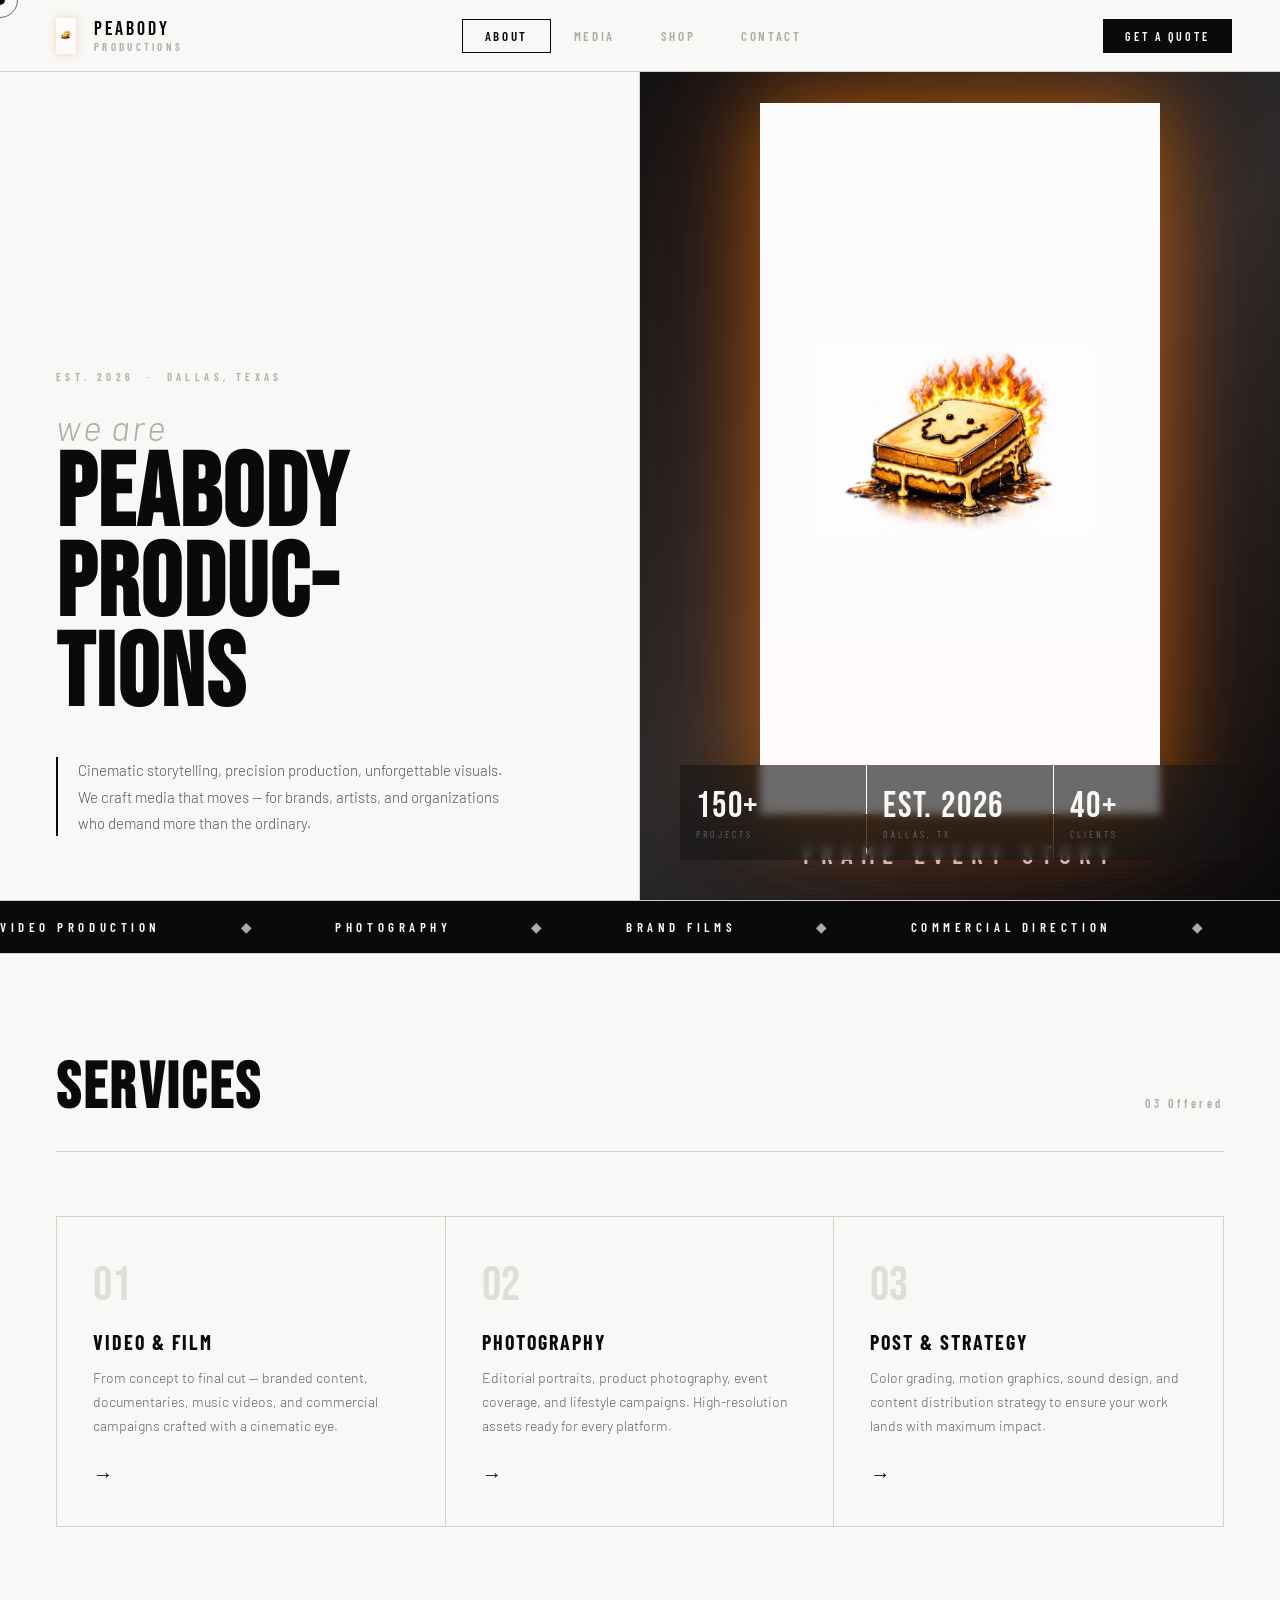
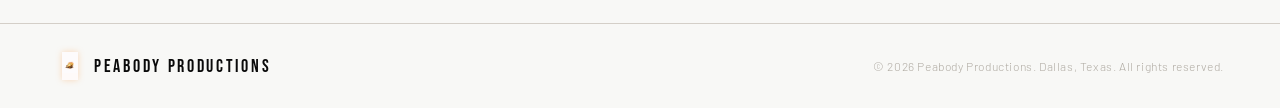
<file: index.html>
<!DOCTYPE html>
<html lang="en">
<head>
  <meta charset="UTF-8" />
  <meta name="viewport" content="width=device-width, initial-scale=1.0"/>
  <meta name="description" content="Peabody Productions — Cinematic storytelling, precision production, unforgettable visuals. Based in Dallas, Texas.">
  <meta name="author" content="Peabody Productions">

  <!-- Open Graph -->
  <meta property="og:title" content="Peabody Productions">
  <meta property="og:description" content="Cinematic storytelling, precision production, unforgettable visuals.">
  <meta property="og:image" content="assets/logo.jpg">
  <meta property="og:type" content="website">

  <title>Peabody Productions</title>

  <!-- Fonts -->
  <link rel="preconnect" href="https://fonts.googleapis.com">
  <link rel="preconnect" href="https://fonts.gstatic.com" crossorigin>
  <link href="https://fonts.googleapis.com/css2?family=Bebas+Neue&family=Barlow:ital,wght@0,300;0,400;0,600;0,700;1,300&family=Barlow+Condensed:wght@400;600;700&display=swap" rel="stylesheet">

  <!-- Stylesheets -->
  <link rel="stylesheet" href="css/style.css">
  <link rel="stylesheet" href="css/about.css">
  <link rel="stylesheet" href="css/media.css">
  <link rel="stylesheet" href="css/shop.css">
  <link rel="stylesheet" href="css/contact.css">
</head>
<body>

  <!-- CUSTOM CURSOR -->
  <div class="cursor" id="cursor"></div>
  <div class="cursor-ring" id="cursorRing"></div>

  <!-- ── NAVIGATION ── -->
  <nav>
    <a href="#about" class="nav-logo" data-page="about" onclick="return false;">
      <img src="assets/logo.jpg" alt="Peabody Productions" class="nav-logo-icon">
      <span class="nav-logo-text">PEABODY<em>PRODUCTIONS</em></span>
    </a>

    <ul class="nav-tabs">
      <li><a href="#about"   id="tab-about"   data-page="about">About</a></li>
      <li><a href="#media"   id="tab-media"   data-page="media">Media</a></li>
      <li><a href="#shop"    id="tab-shop"    data-page="shop">Shop</a></li>
      <li><a href="#contact" id="tab-contact" data-page="contact">Contact</a></li>
    </ul>

    <a href="#contact" class="nav-cta" data-page="contact" id="nav-cta-btn">Get a Quote</a>
  </nav>

  <!-- ── PAGE CONTAINER ── -->
  <main id="app">

    <!-- ABOUT -->
    <section id="page-about" class="page">
      <div class="hero">
        <div class="hero-left fade-in">
          <div class="hero-eyebrow">Est. 2026 &nbsp;·&nbsp; Dallas, Texas</div>
          <h1 class="hero-title">
            <em>we are</em>
            PEABODY<br>PRODUC-<br>TIONS
          </h1>
          <p class="hero-body">
            Cinematic storytelling, precision production, unforgettable visuals. We craft media that moves — for brands, artists, and organizations who demand more than the ordinary.
          </p>
        </div>
        <div class="hero-right">
          <div class="hero-right-bg">
            <div class="hero-big-letter">P</div>
            <div class="hero-logo-wrap">
              <img src="assets/logo.jpg" alt="Peabody Productions" class="hero-logo-img">
              <div class="hero-tagline">Frame Every&nbsp;Story</div>
            </div>
          </div>
          <div class="hero-stats">
            <div class="stat">
              <div class="stat-num">150+</div>
              <div class="stat-label">Projects</div>
            </div>
            <div class="stat">
              <div class="stat-num">Est. 2026</div>
              <div class="stat-label">Dallas, TX</div>
            </div>
            <div class="stat">
              <div class="stat-num">40+</div>
              <div class="stat-label">Clients</div>
            </div>
          </div>
        </div>
      </div>

      <div class="manifesto">
        <div class="manifesto-inner">
          <span>Video Production</span><span class="dot">◆</span>
          <span>Photography</span><span class="dot">◆</span>
          <span>Brand Films</span><span class="dot">◆</span>
          <span>Commercial Direction</span><span class="dot">◆</span>
          <span>Post Production</span><span class="dot">◆</span>
          <span>Live Event Coverage</span><span class="dot">◆</span>
          <span>Content Strategy</span><span class="dot">◆</span>
          <span>Video Production</span><span class="dot">◆</span>
          <span>Photography</span><span class="dot">◆</span>
          <span>Brand Films</span><span class="dot">◆</span>
          <span>Commercial Direction</span><span class="dot">◆</span>
          <span>Post Production</span><span class="dot">◆</span>
          <span>Live Event Coverage</span><span class="dot">◆</span>
          <span>Content Strategy</span><span class="dot">◆</span>
        </div>
      </div>

      <div class="services">
        <div class="section-header">
          <h2 class="section-title">Services</h2>
          <span class="section-num">03 Offered</span>
        </div>
        <div class="services-grid">
          <div class="service-card">
            <div class="service-num">01</div>
            <div class="service-title">Video &amp; Film</div>
            <p class="service-desc">From concept to final cut — branded content, documentaries, music videos, and commercial campaigns crafted with a cinematic eye.</p>
            <span class="service-arrow">→</span>
          </div>
          <div class="service-card">
            <div class="service-num">02</div>
            <div class="service-title">Photography</div>
            <p class="service-desc">Editorial portraits, product photography, event coverage, and lifestyle campaigns. High-resolution assets ready for every platform.</p>
            <span class="service-arrow">→</span>
          </div>
          <div class="service-card">
            <div class="service-num">03</div>
            <div class="service-title">Post &amp; Strategy</div>
            <p class="service-desc">Color grading, motion graphics, sound design, and content distribution strategy to ensure your work lands with maximum impact.</p>
            <span class="service-arrow">→</span>
          </div>
        </div>
      </div>

      <footer>
        <div class="footer-logo">
          <img src="assets/logo.jpg" class="footer-logo-img" alt="PP">
          PEABODY PRODUCTIONS
        </div>
        <div class="footer-copy">© 2026 Peabody Productions. Dallas, Texas. All rights reserved.</div>
      </footer>
    </section>

    <!-- MEDIA -->
    <section id="page-media" class="page">
      <div class="media-hero">
        <h2 class="section-title">Our Work</h2>
        <div class="media-filter">
          <button class="filter-btn active" data-filter="all">All</button>
          <button class="filter-btn" data-filter="film">Film</button>
          <button class="filter-btn" data-filter="photo">Photo</button>
          <button class="filter-btn" data-filter="events">Events</button>
        </div>
      </div>
      <div class="media-grid">
        <div class="media-item" data-type="film">
          <div class="media-placeholder" style="background:linear-gradient(135deg,#1a1a1a,#3a3a3a);">
            <span class="media-placeholder-icon" style="color:white;">▶</span>
          </div>
          <div class="media-overlay">
            <div class="media-overlay-title">Brand Reel 2026</div>
            <div class="media-overlay-type">Featured Film · 4 min</div>
          </div>
          <div class="play-btn">▶</div>
        </div>
        <div class="media-item" data-type="photo">
          <div class="media-placeholder" style="background:linear-gradient(135deg,#ccc0b0,#b0a090);">
            <span class="media-placeholder-icon">📷</span>
          </div>
          <div class="media-overlay">
            <div class="media-overlay-title">Summit Editorial</div>
            <div class="media-overlay-type">Photography · 24 images</div>
          </div>
        </div>
        <div class="media-item" data-type="film">
          <div class="media-placeholder" style="background:linear-gradient(135deg,#d0c8bc,#b8b0a4);">
            <span class="media-placeholder-icon">🎬</span>
          </div>
          <div class="media-overlay">
            <div class="media-overlay-title">Product Launch</div>
            <div class="media-overlay-type">Commercial · 60 sec</div>
          </div>
          <div class="play-btn">▶</div>
        </div>
        <div class="media-item" data-type="events">
          <div class="media-placeholder" style="background:linear-gradient(135deg,#2a2a2a,#111);">
            <span class="media-placeholder-icon" style="color:white;">🎥</span>
          </div>
          <div class="media-overlay">
            <div class="media-overlay-title">Live Event Recap</div>
            <div class="media-overlay-type">Event Film · 8 min</div>
          </div>
          <div class="play-btn">▶</div>
        </div>
        <div class="media-item" data-type="photo">
          <div class="media-placeholder" style="background:linear-gradient(135deg,#e8e0d4,#d4ccc0);">
            <span class="media-placeholder-icon">📸</span>
          </div>
          <div class="media-overlay">
            <div class="media-overlay-title">Portrait Series</div>
            <div class="media-overlay-type">Photography · 18 images</div>
          </div>
        </div>
        <div class="media-item" data-type="film">
          <div class="media-placeholder" style="background:linear-gradient(135deg,#444,#222);">
            <span class="media-placeholder-icon" style="color:white;">🎞</span>
          </div>
          <div class="media-overlay">
            <div class="media-overlay-title">Short Film</div>
            <div class="media-overlay-type">Narrative · 12 min</div>
          </div>
          <div class="play-btn">▶</div>
        </div>
      </div>
      <footer>
        <div class="footer-logo">
          <img src="assets/logo.jpg" class="footer-logo-img" alt="PP">
          PEABODY PRODUCTIONS
        </div>
        <div class="footer-copy">© 2026 Peabody Productions. Dallas, Texas. All rights reserved.</div>
      </footer>
    </section>

    <!-- SHOP -->
    <section id="page-shop" class="page">
      <div class="shop-header">
        <h2 class="section-title">The Shop</h2>
        <span class="section-num">Merch &amp; Packages</span>
      </div>
      <div class="shop-grid">
        <div class="product-card">
          <div class="product-img">
            <div class="product-placeholder">👕</div>
            <div class="product-badge">New</div>
          </div>
          <div class="product-info">
            <div class="product-name">Signature Tee</div>
            <p class="product-desc">Premium heavyweight cotton with the Peabody wordmark. Classic fit, screen printed.</p>
            <div class="product-footer">
              <div class="product-price">$38</div>
              <button class="product-btn">Add to Cart</button>
            </div>
          </div>
        </div>
        <div class="product-card">
          <div class="product-img">
            <div class="product-placeholder">🎬</div>
            <div class="product-badge">Popular</div>
          </div>
          <div class="product-info">
            <div class="product-name">Starter Package</div>
            <p class="product-desc">One-day shoot, 2 edited reels, and a 30-image photo set. Perfect for small businesses.</p>
            <div class="product-footer">
              <div class="product-price">$799</div>
              <button class="product-btn">Book Now</button>
            </div>
          </div>
        </div>
        <div class="product-card">
          <div class="product-img">
            <div class="product-placeholder">🧢</div>
          </div>
          <div class="product-info">
            <div class="product-name">Branded Cap</div>
            <p class="product-desc">6-panel structured cap, embroidered PP logo. Available in black and sand.</p>
            <div class="product-footer">
              <div class="product-price">$42</div>
              <button class="product-btn">Add to Cart</button>
            </div>
          </div>
        </div>
        <div class="product-card">
          <div class="product-img">
            <div class="product-placeholder">📦</div>
            <div class="product-badge">Best Value</div>
          </div>
          <div class="product-info">
            <div class="product-name">Brand Campaign</div>
            <p class="product-desc">Full-scale campaign: 3-day production, hero film, social cuts, photography + strategy deck.</p>
            <div class="product-footer">
              <div class="product-price">$3,200</div>
              <button class="product-btn">Book Now</button>
            </div>
          </div>
        </div>
        <div class="product-card">
          <div class="product-img">
            <div class="product-placeholder">🎞️</div>
          </div>
          <div class="product-info">
            <div class="product-name">Print — Stills Pack</div>
            <p class="product-desc">10 archival-quality production still prints, signed. Limited edition of 25 per series.</p>
            <div class="product-footer">
              <div class="product-price">$120</div>
              <button class="product-btn">Add to Cart</button>
            </div>
          </div>
        </div>
        <div class="product-card">
          <div class="product-img">
            <div class="product-placeholder">🎥</div>
            <div class="product-badge">Custom</div>
          </div>
          <div class="product-info">
            <div class="product-name">Custom Quote</div>
            <p class="product-desc">Large-scale productions, events, or ongoing partnerships. Let's build something together.</p>
            <div class="product-footer">
              <div class="product-price">—</div>
              <button class="product-btn" onclick="window.showSection('contact')">Contact Us</button>
            </div>
          </div>
        </div>
      </div>
      <footer>
        <div class="footer-logo">
          <img src="assets/logo.jpg" class="footer-logo-img" alt="PP">
          PEABODY PRODUCTIONS
        </div>
        <div class="footer-copy">© 2026 Peabody Productions. Dallas, Texas. All rights reserved.</div>
      </footer>
    </section>

    <!-- CONTACT -->
    <section id="page-contact" class="page">
      <div class="contact-wrap">
        <div class="contact-left">
          <div>
            <h2 class="contact-title">LET'S<br>CREATE.</h2>
            <p class="contact-sub">
              Whether you have a clear vision or just an idea — we'd love to hear from you.
              Peabody Productions is based in Dallas, Texas — available for projects worldwide.
            </p>
          </div>
          <div class="contact-details">
            <div class="contact-item">
              <span class="contact-label">Email</span>
              <a href="mailto:hello@peabodyproductions.com" class="contact-value">hello@peabodyproductions.com</a>
            </div>
            <div class="contact-item">
              <span class="contact-label">Phone</span>
              <a href="tel:+10000000000" class="contact-value">+1 (000) 000-0000</a>
            </div>
            <div class="contact-item">
              <span class="contact-label">Location</span>
              <span class="contact-value">Dallas, Texas</span>
            </div>
            <div class="contact-item">
              <span class="contact-label">Follow Along</span>
              <div class="contact-social">
                <a href="#" class="social-link" aria-label="LinkedIn">in</a>
                <a href="#" class="social-link" aria-label="Instagram">ig</a>
                <a href="#" class="social-link" aria-label="YouTube">yt</a>
                <a href="#" class="social-link" aria-label="Twitter/X">tw</a>
              </div>
            </div>
          </div>
        </div>
        <div class="contact-right">
          <form class="contact-form" id="contactForm" novalidate>
            <div class="form-row">
              <div class="form-group">
                <label class="form-label" for="firstName">First Name</label>
                <input type="text" id="firstName" name="firstName" class="form-input" placeholder="Jane" required>
              </div>
              <div class="form-group">
                <label class="form-label" for="lastName">Last Name</label>
                <input type="text" id="lastName" name="lastName" class="form-input" placeholder="Smith" required>
              </div>
            </div>
            <div class="form-group">
              <label class="form-label" for="email">Email Address</label>
              <input type="email" id="email" name="email" class="form-input" placeholder="jane@company.com" required>
            </div>
            <div class="form-group">
              <label class="form-label" for="service">Service Interested In</label>
              <select id="service" name="service" class="form-select">
                <option value="">Select a service…</option>
                <option value="video">Video &amp; Film Production</option>
                <option value="photo">Photography</option>
                <option value="post">Post Production</option>
                <option value="campaign">Brand Campaign</option>
                <option value="events">Event Coverage</option>
                <option value="other">Other / Custom</option>
              </select>
            </div>
            <div class="form-group">
              <label class="form-label" for="message">Tell Us About Your Project</label>
              <textarea id="message" name="message" class="form-textarea" placeholder="Share your vision, timeline, and any relevant details…"></textarea>
            </div>
            <button type="submit" class="form-submit">Send Message</button>
          </form>
          <div class="form-success" id="formSuccess">
            <div class="form-success-icon">🔥</div>
            <h3>Message Sent.</h3>
            <p>Thanks for reaching out. We'll be in touch within 1–2 business days.</p>
          </div>
        </div>
      </div>
    </section>

  </main>

  <!-- JavaScript -->
  <script src="js/main.js"></script>

</body>
</html>
</file>
<file: css/style.css>
/* ============================================================
   PEABODY PRODUCTIONS — Main Stylesheet
   ============================================================ */

@import url('https://fonts.googleapis.com/css2?family=Bebas+Neue&family=Barlow:ital,wght@0,300;0,400;0,600;0,700;1,300&family=Barlow+Condensed:wght@400;600;700&display=swap');

*, *::before, *::after { margin: 0; padding: 0; box-sizing: border-box; }

:root {
  --black: #0a0a0a;
  --white: #f8f8f6;
  --mid:   #b0aba3;
  --accent:#e8e2d8;
  --rule:  #d4cfc8;
}

html { scroll-behavior: smooth; }

body {
  background: var(--white);
  color: var(--black);
  font-family: 'Barlow', sans-serif;
  font-weight: 300;
  overflow-x: hidden;
  cursor: none;
}

/* ── CUSTOM CURSOR ── */
.cursor {
  width: 10px; height: 10px;
  background: var(--black);
  border-radius: 50%;
  position: fixed; top: 0; left: 0;
  pointer-events: none; z-index: 9999;
  transition: transform 0.15s ease;
  transform: translate(-50%, -50%);
}
.cursor-ring {
  width: 36px; height: 36px;
  border: 1px solid var(--black);
  border-radius: 50%;
  position: fixed; top: 0; left: 0;
  pointer-events: none; z-index: 9998;
  transition: transform 0.35s cubic-bezier(.23,1,.32,1), width 0.2s, height 0.2s;
  transform: translate(-50%, -50%);
  opacity: 0.6;
}

/* ── NAV ── */
nav {
  position: fixed; top: 0; left: 0; right: 0;
  z-index: 100;
  display: flex; align-items: center; justify-content: space-between;
  padding: 0 48px;
  height: 72px;
  background: rgba(248,248,246,0.92);
  backdrop-filter: blur(12px);
  border-bottom: 1px solid var(--rule);
}

.nav-logo {
  display: flex; align-items: center; gap: 10px;
  text-decoration: none;
}
.nav-logo-icon {
  width: 36px; height: 36px;
  object-fit: contain;
  filter: drop-shadow(0 0 4px rgba(255,120,0,0.3));
  transition: filter 0.3s;
}
.nav-logo:hover .nav-logo-icon {
  filter: drop-shadow(0 0 8px rgba(255,120,0,0.6));
}
.nav-logo-text {
  font-family: 'Bebas Neue', sans-serif;
  font-size: 20px; letter-spacing: 0.15em;
  color: var(--black); line-height: 1;
}
.nav-logo-text em {
  font-style: normal; color: var(--mid);
  font-size: 11px; font-family: 'Barlow Condensed', sans-serif;
  font-weight: 600; letter-spacing: 0.3em;
  display: block; margin-top: 2px;
}

.nav-tabs { display: flex; gap: 0; list-style: none; }
.nav-tabs li a {
  font-family: 'Barlow Condensed', sans-serif;
  font-weight: 600; font-size: 13px;
  letter-spacing: 0.2em; text-transform: uppercase;
  color: var(--mid); text-decoration: none;
  padding: 8px 22px;
  border: 1px solid transparent;
  transition: color 0.2s, border-color 0.2s;
  display: block;
}
.nav-tabs li a:hover,
.nav-tabs li a.active {
  color: var(--black); border-color: var(--black);
}

.nav-cta {
  font-family: 'Barlow Condensed', sans-serif;
  font-weight: 600; font-size: 12px; letter-spacing: 0.25em;
  text-transform: uppercase;
  background: var(--black); color: var(--white);
  border: none; padding: 10px 22px;
  cursor: none; transition: background 0.2s; text-decoration: none;
  display: inline-block;
}
.nav-cta:hover { background: #333; }

/* ── PAGE WRAPPER ── */
.page { display: none; padding-top: 72px; min-height: 100vh; }
.page.active { display: block; }

/* ── SECTION HEADER ── */
.section-header {
  display: flex; align-items: baseline; justify-content: space-between;
  margin-bottom: 64px;
  border-bottom: 1px solid var(--rule);
  padding-bottom: 24px;
}
.section-title {
  font-family: 'Bebas Neue', sans-serif;
  font-size: clamp(40px, 5vw, 72px);
  letter-spacing: 0.05em;
}
.section-num {
  font-family: 'Barlow Condensed', sans-serif;
  font-weight: 600; font-size: 12px;
  letter-spacing: 0.3em; color: var(--mid);
}

/* ── FOOTER ── */
footer {
  border-top: 1px solid var(--rule);
  padding: 28px 56px;
  display: flex; align-items: center; justify-content: space-between;
  background: var(--white);
}
.footer-logo {
  display: flex; align-items: center; gap: 10px;
  font-family: 'Bebas Neue', sans-serif;
  font-size: 18px; letter-spacing: 0.15em;
}
.footer-logo-img {
  width: 28px; height: 28px; object-fit: contain;
  filter: drop-shadow(0 0 3px rgba(255,120,0,0.25));
}
.footer-copy { font-size: 12px; color: var(--mid); letter-spacing: 0.05em; }

/* ── ANIMATIONS ── */
.fade-in { opacity: 0; transform: translateY(20px); animation: fadeIn 0.7s forwards; }
.fade-in:nth-child(1) { animation-delay: 0.05s; }
.fade-in:nth-child(2) { animation-delay: 0.15s; }
.fade-in:nth-child(3) { animation-delay: 0.25s; }
@keyframes fadeIn { to { opacity: 1; transform: translateY(0); } }

@keyframes logoFloat {
  0%, 100% { transform: translateY(0px);   filter: drop-shadow(0 0 40px rgba(255,140,0,0.5)) drop-shadow(0 0 80px rgba(255,60,0,0.3)); }
  50%       { transform: translateY(-12px); filter: drop-shadow(0 0 60px rgba(255,140,0,0.7)) drop-shadow(0 0 100px rgba(255,60,0,0.5)); }
}

/* ── RESPONSIVE ── */
@media (max-width: 900px) {
  nav { padding: 0 24px; }
  footer { padding: 20px 24px; flex-direction: column; gap: 8px; text-align: center; }
  .nav-tabs li a { padding: 8px 14px; font-size: 11px; }
}
@media (max-width: 600px) {
  .nav-cta { display: none; }
}
</file>
<file: css/about.css>
/* ============================================================
   ABOUT PAGE
   ============================================================ */

/* ── HERO ── */
.hero {
  height: calc(100vh - 72px);
  display: grid;
  grid-template-columns: 1fr 1fr;
  overflow: hidden;
}

.hero-left {
  display: flex; flex-direction: column; justify-content: flex-end;
  padding: 64px 56px;
  border-right: 1px solid var(--rule);
}

.hero-eyebrow {
  font-family: 'Barlow Condensed', sans-serif;
  font-weight: 600; font-size: 11px;
  letter-spacing: 0.4em; text-transform: uppercase;
  color: var(--mid); margin-bottom: 28px;
}

.hero-title {
  font-family: 'Bebas Neue', sans-serif;
  font-size: clamp(72px, 8vw, 130px);
  line-height: 0.88; letter-spacing: 0.02em;
  color: var(--black); margin-bottom: 36px;
}
.hero-title em {
  font-style: italic; color: var(--mid);
  font-family: 'Barlow', sans-serif;
  font-weight: 300;
  font-size: clamp(24px, 2.8vw, 42px);
  letter-spacing: 0.05em;
  display: block; margin-bottom: 8px;
}

.hero-body {
  font-size: 15px; line-height: 1.75; color: #555;
  max-width: 460px;
  border-left: 2px solid var(--black);
  padding-left: 20px;
}

/* ── HERO RIGHT (LOGO PANEL) ── */
.hero-right {
  position: relative; overflow: hidden;
  background: var(--black);
}
.hero-right-bg {
  width: 100%; height: 100%;
  background: linear-gradient(135deg, #111 0%, #2a2a2a 50%, #0a0a0a 100%);
  position: absolute;
  display: flex; align-items: center; justify-content: center;
}
.hero-right-bg::before {
  content: '';
  position: absolute; inset: 0;
  background: repeating-linear-gradient(
    0deg, transparent, transparent 3px,
    rgba(255,255,255,0.015) 3px, rgba(255,255,255,0.015) 4px
  );
}
.hero-big-letter {
  font-family: 'Bebas Neue', sans-serif;
  font-size: 40vw; color: rgba(255,255,255,0.04);
  line-height: 1; position: absolute; user-select: none;
}
.hero-logo-wrap {
  display: flex; flex-direction: column;
  align-items: center; justify-content: center;
  position: relative; z-index: 1;
  gap: 24px; padding: 40px;
}
.hero-logo-img {
  width: clamp(240px, 35vw, 400px);
  object-fit: contain;
  filter: drop-shadow(0 0 40px rgba(255,140,0,0.5)) drop-shadow(0 0 80px rgba(255,60,0,0.3));
  animation: logoFloat 4s ease-in-out infinite;
}
.hero-tagline {
  font-family: 'Barlow Condensed', sans-serif;
  font-weight: 600;
  font-size: clamp(16px, 2vw, 26px);
  letter-spacing: 0.3em; color: rgba(255,255,255,0.75);
  text-transform: uppercase; text-align: center;
}

/* ── STATS ── */
.hero-stats {
  position: absolute; bottom: 40px; left: 40px; right: 40px;
  display: grid; grid-template-columns: repeat(3,1fr);
  gap: 1px; background: rgba(255,255,255,0.08); z-index: 1;
}
.stat {
  padding: 20px 16px;
  background: rgba(10,10,10,0.6);
  backdrop-filter: blur(4px);
}
.stat-num {
  font-family: 'Bebas Neue', sans-serif;
  font-size: 36px; color: var(--white); letter-spacing: 0.05em;
}
.stat-label {
  font-family: 'Barlow Condensed', sans-serif;
  font-size: 10px; letter-spacing: 0.3em;
  text-transform: uppercase; color: rgba(255,255,255,0.4);
}

/* ── TICKER ── */
.manifesto {
  border-top: 1px solid var(--rule);
  border-bottom: 1px solid var(--rule);
  overflow: hidden; white-space: nowrap;
  background: var(--black);
}
.manifesto-inner {
  display: inline-flex;
  animation: ticker 22s linear infinite;
  padding: 18px 0;
}
.manifesto-inner span {
  font-family: 'Barlow Condensed', sans-serif;
  font-weight: 600; font-size: 13px;
  letter-spacing: 0.35em; text-transform: uppercase;
  color: var(--white); padding-right: 80px;
}
.manifesto-inner span.dot { color: var(--mid); }
@keyframes ticker {
  0%   { transform: translateX(0); }
  100% { transform: translateX(-50%); }
}

/* ── SERVICES ── */
.services { padding: 96px 56px; }

.services-grid {
  display: grid; grid-template-columns: repeat(3,1fr);
  border: 1px solid var(--rule);
}
.service-card {
  padding: 40px 36px;
  border-right: 1px solid var(--rule);
  transition: background 0.25s;
  position: relative; overflow: hidden;
}
.service-card:last-child { border-right: none; }
.service-card::before {
  content: ''; position: absolute;
  bottom: 0; left: 0; right: 0; height: 0;
  background: var(--black);
  transition: height 0.35s cubic-bezier(.23,1,.32,1);
}
.service-card:hover::before { height: 100%; }
.service-card:hover .service-title,
.service-card:hover .service-desc,
.service-card:hover .service-num  { color: var(--white) !important; }
.service-card:hover .service-arrow { color: var(--white); transform: translateX(6px); }

.service-num {
  font-family: 'Bebas Neue', sans-serif;
  font-size: 48px; color: #e0dcd6;
  position: relative; z-index: 1; transition: color 0.3s;
}
.service-title {
  font-family: 'Barlow Condensed', sans-serif;
  font-weight: 700; font-size: 20px;
  letter-spacing: 0.1em; text-transform: uppercase;
  margin: 16px 0 12px;
  position: relative; z-index: 1; transition: color 0.3s;
}
.service-desc {
  font-size: 14px; line-height: 1.7; color: #666;
  position: relative; z-index: 1; transition: color 0.3s;
}
.service-arrow {
  margin-top: 24px; font-size: 20px;
  position: relative; z-index: 1; display: block;
  transition: color 0.3s, transform 0.3s;
}

/* ── RESPONSIVE ── */
@media (max-width: 900px) {
  .hero { grid-template-columns: 1fr; }
  .hero-right { min-height: 50vw; }
  .hero-left { padding: 40px 28px; }
  .services { padding: 56px 28px; }
  .services-grid { grid-template-columns: 1fr; }
  .service-card { border-right: none; border-bottom: 1px solid var(--rule); }
  .hero-stats { position: relative; bottom: auto; left: auto; right: auto; }
}
</file>
<file: css/media.css>
/* ============================================================
   MEDIA PAGE
   ============================================================ */

.media-hero {
  padding: 64px 56px 40px;
  display: flex; align-items: baseline; justify-content: space-between;
  border-bottom: 1px solid var(--rule);
}

.media-filter { display: flex; gap: 8px; }
.filter-btn {
  font-family: 'Barlow Condensed', sans-serif;
  font-weight: 600; font-size: 11px; letter-spacing: 0.25em;
  text-transform: uppercase;
  background: none; border: 1px solid var(--rule);
  color: var(--mid); padding: 7px 16px;
  cursor: none; transition: all 0.2s;
}
.filter-btn:hover,
.filter-btn.active {
  background: var(--black); color: var(--white);
  border-color: var(--black);
}

/* ── MAGAZINE GRID ── */
.media-grid {
  display: grid;
  grid-template-columns: repeat(12,1fr);
  gap: 2px; padding: 2px;
  background: var(--rule);
}
.media-item {
  position: relative; overflow: hidden;
  background: var(--accent);
  aspect-ratio: 16/10; cursor: none;
}
.media-item:nth-child(1) { grid-column: span 8; grid-row: span 2; aspect-ratio: auto; min-height: 480px; }
.media-item:nth-child(2) { grid-column: span 4; }
.media-item:nth-child(3) { grid-column: span 4; }
.media-item:nth-child(4) { grid-column: span 4; }
.media-item:nth-child(5) { grid-column: span 4; }
.media-item:nth-child(6) { grid-column: span 4; }

.media-placeholder {
  width: 100%; height: 100%;
  display: flex; align-items: center; justify-content: center;
  position: absolute; inset: 0;
  transition: transform 0.5s cubic-bezier(.23,1,.32,1);
}
.media-item:hover .media-placeholder { transform: scale(1.04); }
.media-placeholder-icon { font-size: 40px; opacity: 0.25; }

.media-overlay {
  position: absolute; inset: 0;
  background: linear-gradient(to top, rgba(0,0,0,0.75) 0%, transparent 55%);
  opacity: 0; transition: opacity 0.3s;
  display: flex; flex-direction: column; justify-content: flex-end;
  padding: 24px;
}
.media-item:hover .media-overlay { opacity: 1; }
.media-overlay-title {
  font-family: 'Barlow Condensed', sans-serif;
  font-weight: 700; font-size: 18px;
  letter-spacing: 0.1em; text-transform: uppercase; color: white;
}
.media-overlay-type {
  font-size: 11px; letter-spacing: 0.3em;
  text-transform: uppercase; color: rgba(255,255,255,0.55);
  margin-top: 4px;
}

.play-btn {
  position: absolute; top: 50%; left: 50%;
  transform: translate(-50%,-50%) scale(0.8);
  width: 56px; height: 56px;
  border: 2px solid rgba(255,255,255,0.7);
  border-radius: 50%;
  display: flex; align-items: center; justify-content: center;
  color: white; font-size: 18px; opacity: 0;
  transition: opacity 0.3s, transform 0.3s;
  padding-left: 4px;
}
.media-item:hover .play-btn { opacity: 1; transform: translate(-50%,-50%) scale(1); }

/* ── RESPONSIVE ── */
@media (max-width: 900px) {
  .media-hero { padding: 40px 28px 28px; flex-direction: column; gap: 20px; }
  .media-item:nth-child(1) { grid-column: span 12; min-height: 260px; }
  .media-item:nth-child(n+2) { grid-column: span 6; }
}
@media (max-width: 560px) {
  .media-item:nth-child(n) { grid-column: span 12; }
}
</file>
<file: css/shop.css>
/* ============================================================
   SHOP PAGE
   ============================================================ */

.shop-header {
  padding: 64px 56px 40px;
  border-bottom: 1px solid var(--rule);
  display: flex; align-items: baseline; justify-content: space-between;
}

/* ── PRODUCT GRID ── */
.shop-grid {
  display: grid;
  grid-template-columns: repeat(3,1fr);
}
.product-card {
  border-right: 1px solid var(--rule);
  border-bottom: 1px solid var(--rule);
  overflow: hidden; cursor: none;
}
.product-card:nth-child(3n) { border-right: none; }

.product-img {
  aspect-ratio: 1; background: var(--accent);
  position: relative; overflow: hidden;
}
.product-placeholder {
  width: 100%; height: 100%;
  display: flex; align-items: center; justify-content: center;
  font-size: 60px; opacity: 0.18;
  transition: transform 0.4s cubic-bezier(.23,1,.32,1);
}
.product-card:hover .product-placeholder { transform: scale(1.08); }

.product-badge {
  position: absolute; top: 16px; left: 16px;
  font-family: 'Barlow Condensed', sans-serif;
  font-weight: 600; font-size: 10px; letter-spacing: 0.3em;
  text-transform: uppercase;
  background: var(--black); color: var(--white);
  padding: 4px 10px;
}

.product-info { padding: 24px; }
.product-name {
  font-family: 'Barlow Condensed', sans-serif;
  font-weight: 700; font-size: 17px;
  letter-spacing: 0.1em; text-transform: uppercase;
  margin-bottom: 6px;
}
.product-desc { font-size: 13px; color: #777; line-height: 1.6; margin-bottom: 20px; }
.product-footer { display: flex; align-items: center; justify-content: space-between; }
.product-price {
  font-family: 'Bebas Neue', sans-serif;
  font-size: 28px; letter-spacing: 0.05em;
}
.product-btn {
  font-family: 'Barlow Condensed', sans-serif;
  font-weight: 600; font-size: 11px; letter-spacing: 0.25em;
  text-transform: uppercase;
  background: var(--black); color: var(--white);
  border: none; padding: 9px 18px;
  cursor: none; transition: background 0.2s;
}
.product-btn:hover { background: #333; }

/* ── RESPONSIVE ── */
@media (max-width: 900px) {
  .shop-header { padding: 40px 28px 28px; }
  .shop-grid { grid-template-columns: 1fr 1fr; }
  .product-card:nth-child(3n) { border-right: 1px solid var(--rule); }
  .product-card:nth-child(2n) { border-right: none; }
}
@media (max-width: 560px) {
  .shop-grid { grid-template-columns: 1fr; }
  .product-card:nth-child(n) { border-right: none; }
}
</file>
<file: css/contact.css>
/* ============================================================
   CONTACT PAGE
   ============================================================ */

.contact-wrap {
  display: grid; grid-template-columns: 1fr 1fr;
  min-height: calc(100vh - 72px);
}

/* ── LEFT ── */
.contact-left {
  padding: 80px 56px;
  border-right: 1px solid var(--rule);
  display: flex; flex-direction: column; justify-content: space-between;
}
.contact-title {
  font-family: 'Bebas Neue', sans-serif;
  font-size: clamp(56px, 7vw, 110px);
  line-height: 0.88; letter-spacing: 0.02em;
}
.contact-sub {
  font-size: 15px; line-height: 1.75; color: #555;
  margin-top: 32px; max-width: 400px;
}
.contact-details { margin-top: 64px; }
.contact-item {
  display: flex; flex-direction: column; margin-bottom: 32px;
}
.contact-label {
  font-family: 'Barlow Condensed', sans-serif;
  font-weight: 600; font-size: 10px; letter-spacing: 0.4em;
  text-transform: uppercase; color: var(--mid); margin-bottom: 6px;
}
.contact-value { font-size: 15px; color: var(--black); text-decoration: none; }
.contact-value:hover { text-decoration: underline; }

.contact-social { display: flex; gap: 12px; }
.social-link {
  width: 42px; height: 42px;
  border: 1px solid var(--rule);
  display: flex; align-items: center; justify-content: center;
  font-size: 14px; color: var(--black); text-decoration: none;
  font-family: 'Barlow Condensed', sans-serif; font-weight: 700;
  letter-spacing: 0.05em;
  transition: background 0.2s, color 0.2s, border-color 0.2s;
}
.social-link:hover {
  background: var(--black); color: var(--white);
  border-color: var(--black);
}

/* ── RIGHT (FORM) ── */
.contact-right { padding: 80px 56px; background: var(--accent); }
.contact-form { display: flex; flex-direction: column; gap: 28px; }

.form-row { display: grid; grid-template-columns: 1fr 1fr; gap: 20px; }
.form-group { display: flex; flex-direction: column; gap: 8px; }
.form-label {
  font-family: 'Barlow Condensed', sans-serif;
  font-weight: 600; font-size: 10px; letter-spacing: 0.35em;
  text-transform: uppercase; color: var(--mid);
}
.form-input,
.form-select,
.form-textarea {
  background: var(--white); border: 1px solid var(--rule);
  padding: 14px 16px;
  font-family: 'Barlow', sans-serif; font-size: 14px;
  color: var(--black); outline: none;
  transition: border-color 0.2s; cursor: none;
  -webkit-appearance: none; appearance: none;
}
.form-input:focus,
.form-select:focus,
.form-textarea:focus { border-color: var(--black); }
.form-textarea { resize: none; height: 140px; line-height: 1.6; }

.form-submit {
  font-family: 'Barlow Condensed', sans-serif;
  font-weight: 600; font-size: 13px; letter-spacing: 0.3em;
  text-transform: uppercase;
  background: var(--black); color: var(--white);
  border: none; padding: 18px 36px;
  cursor: none; align-self: flex-start;
  transition: background 0.2s;
}
.form-submit:hover { background: #222; }
.form-submit::after { content: '→'; margin-left: 12px; }

/* ── SUCCESS STATE ── */
.form-success {
  display: none;
  text-align: center; padding: 48px 24px;
}
.form-success.visible { display: block; }
.form-success-icon { font-size: 48px; margin-bottom: 16px; }
.form-success h3 {
  font-family: 'Bebas Neue', sans-serif;
  font-size: 36px; letter-spacing: 0.1em; margin-bottom: 12px;
}
.form-success p { font-size: 15px; color: #555; line-height: 1.7; }

/* ── RESPONSIVE ── */
@media (max-width: 900px) {
  .contact-wrap { grid-template-columns: 1fr; }
  .contact-left { padding: 40px 28px; }
  .contact-right { padding: 40px 28px; }
  .form-row { grid-template-columns: 1fr; }
}
</file>
